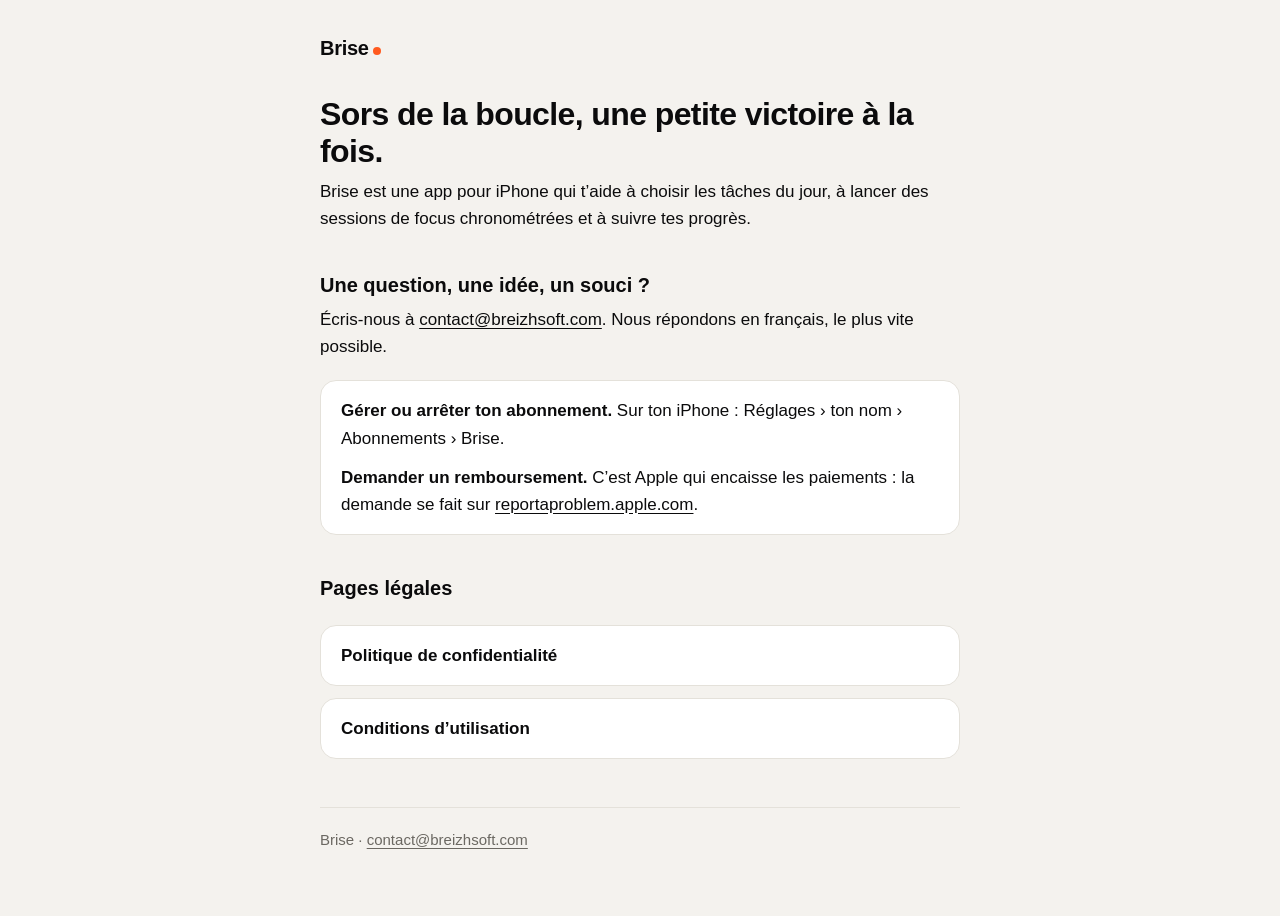
<file: index.html>
<!doctype html>
<html lang="fr">
<head>
<meta charset="utf-8">
<meta name="viewport" content="width=device-width, initial-scale=1">
<title>Brise — Aide et informations</title>
<meta name="description" content="Brise aide à sortir de la boucle de la procrastination, une petite victoire à la fois. Aide, contact et pages légales.">
<link rel="stylesheet" href="style.css">
</head>
<body>
<main>
  <a class="brand" href="./">Brise</a>
  <h1>Sors de la boucle, une petite victoire à la fois.</h1>
  <p>Brise est une app pour iPhone qui t’aide à choisir les tâches du jour, à lancer des sessions de focus chronométrées et à suivre tes progrès.</p>

  <h2>Une question, une idée, un souci ?</h2>
  <p>Écris-nous à <a href="mailto:contact@breizhsoft.com?subject=Brise">contact@breizhsoft.com</a>. Nous répondons en français, le plus vite possible.</p>
  <div class="card">
    <p><strong>Gérer ou arrêter ton abonnement.</strong> Sur ton iPhone : Réglages › ton nom › Abonnements › Brise.</p>
    <p><strong>Demander un remboursement.</strong> C’est Apple qui encaisse les paiements : la demande se fait sur <a href="https://reportaproblem.apple.com">reportaproblem.apple.com</a>.</p>
  </div>

  <h2>Pages légales</h2>
  <ul class="links">
    <li><a href="confidentialite.html">Politique de confidentialité</a></li>
    <li><a href="conditions.html">Conditions d’utilisation</a></li>
  </ul>

  <footer>Brise · <a href="mailto:contact@breizhsoft.com?subject=Brise">contact@breizhsoft.com</a></footer>
</main>
</body>
</html>
</file>
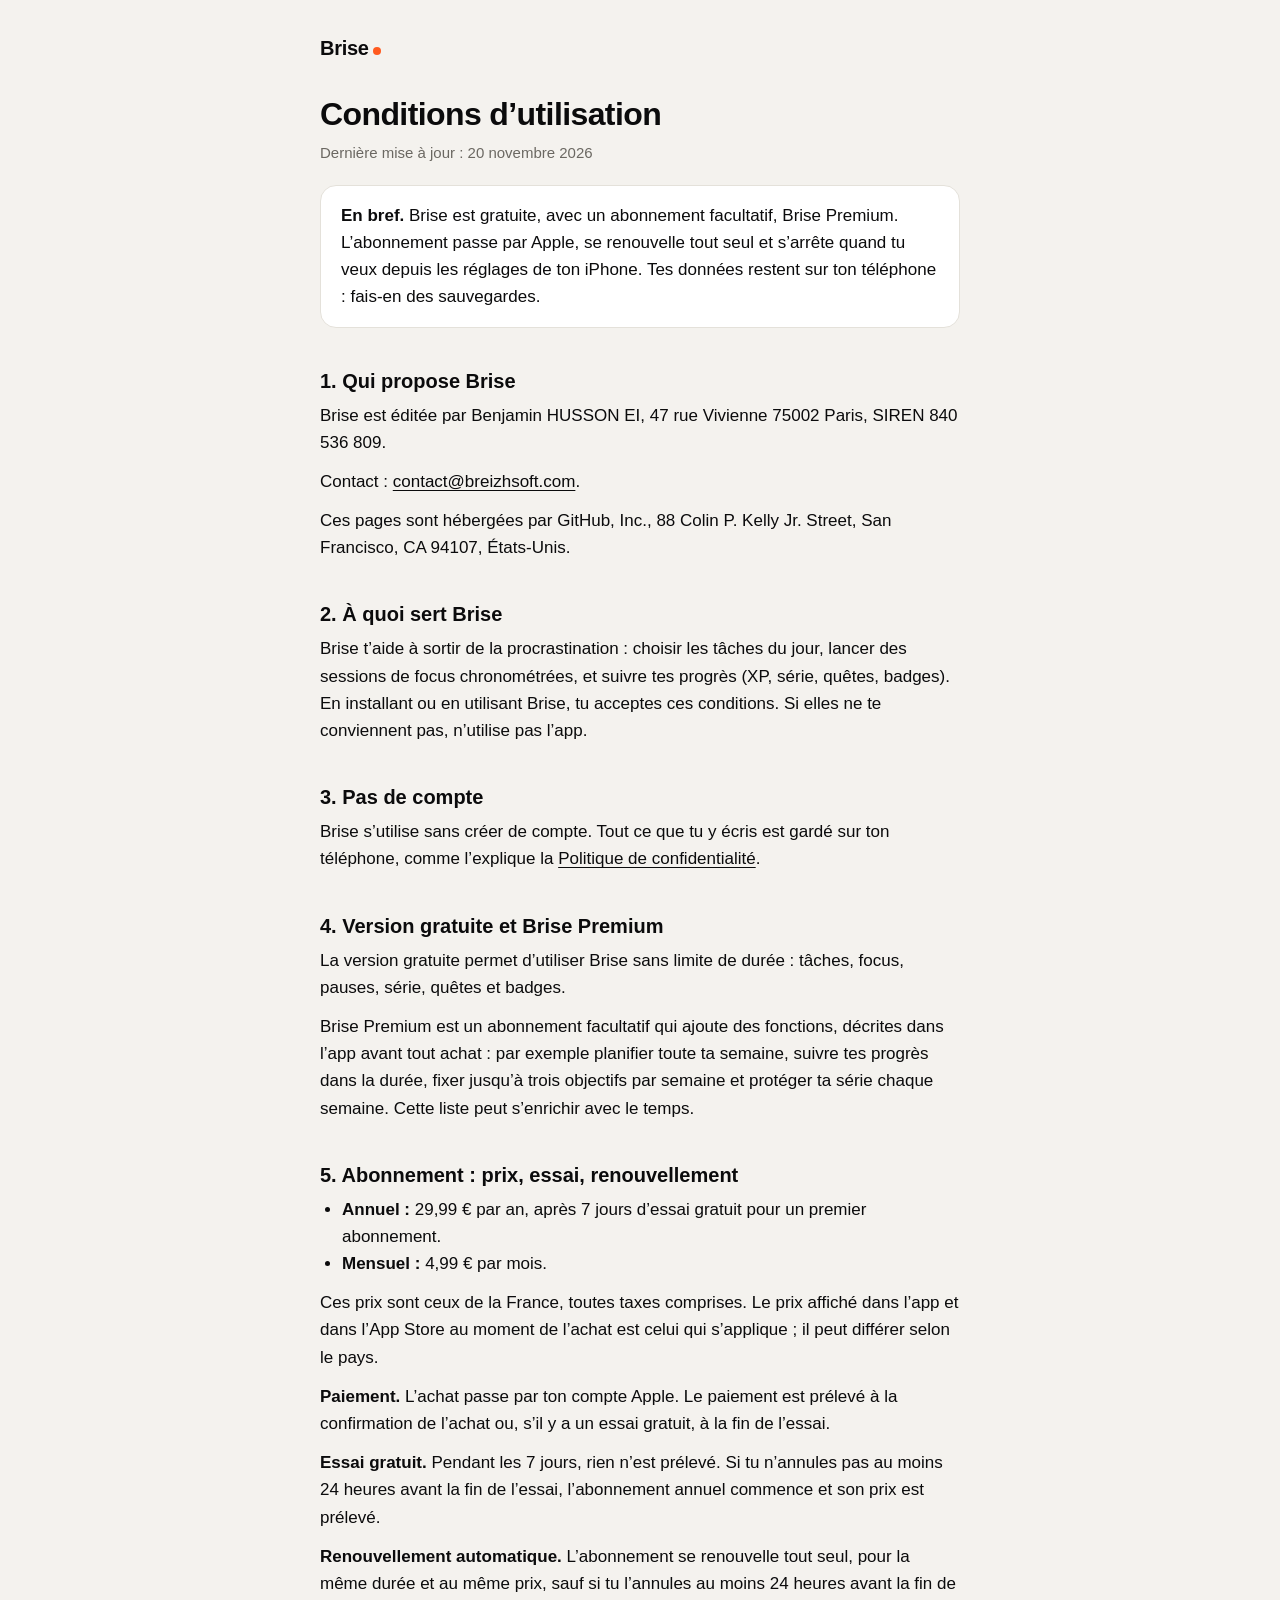
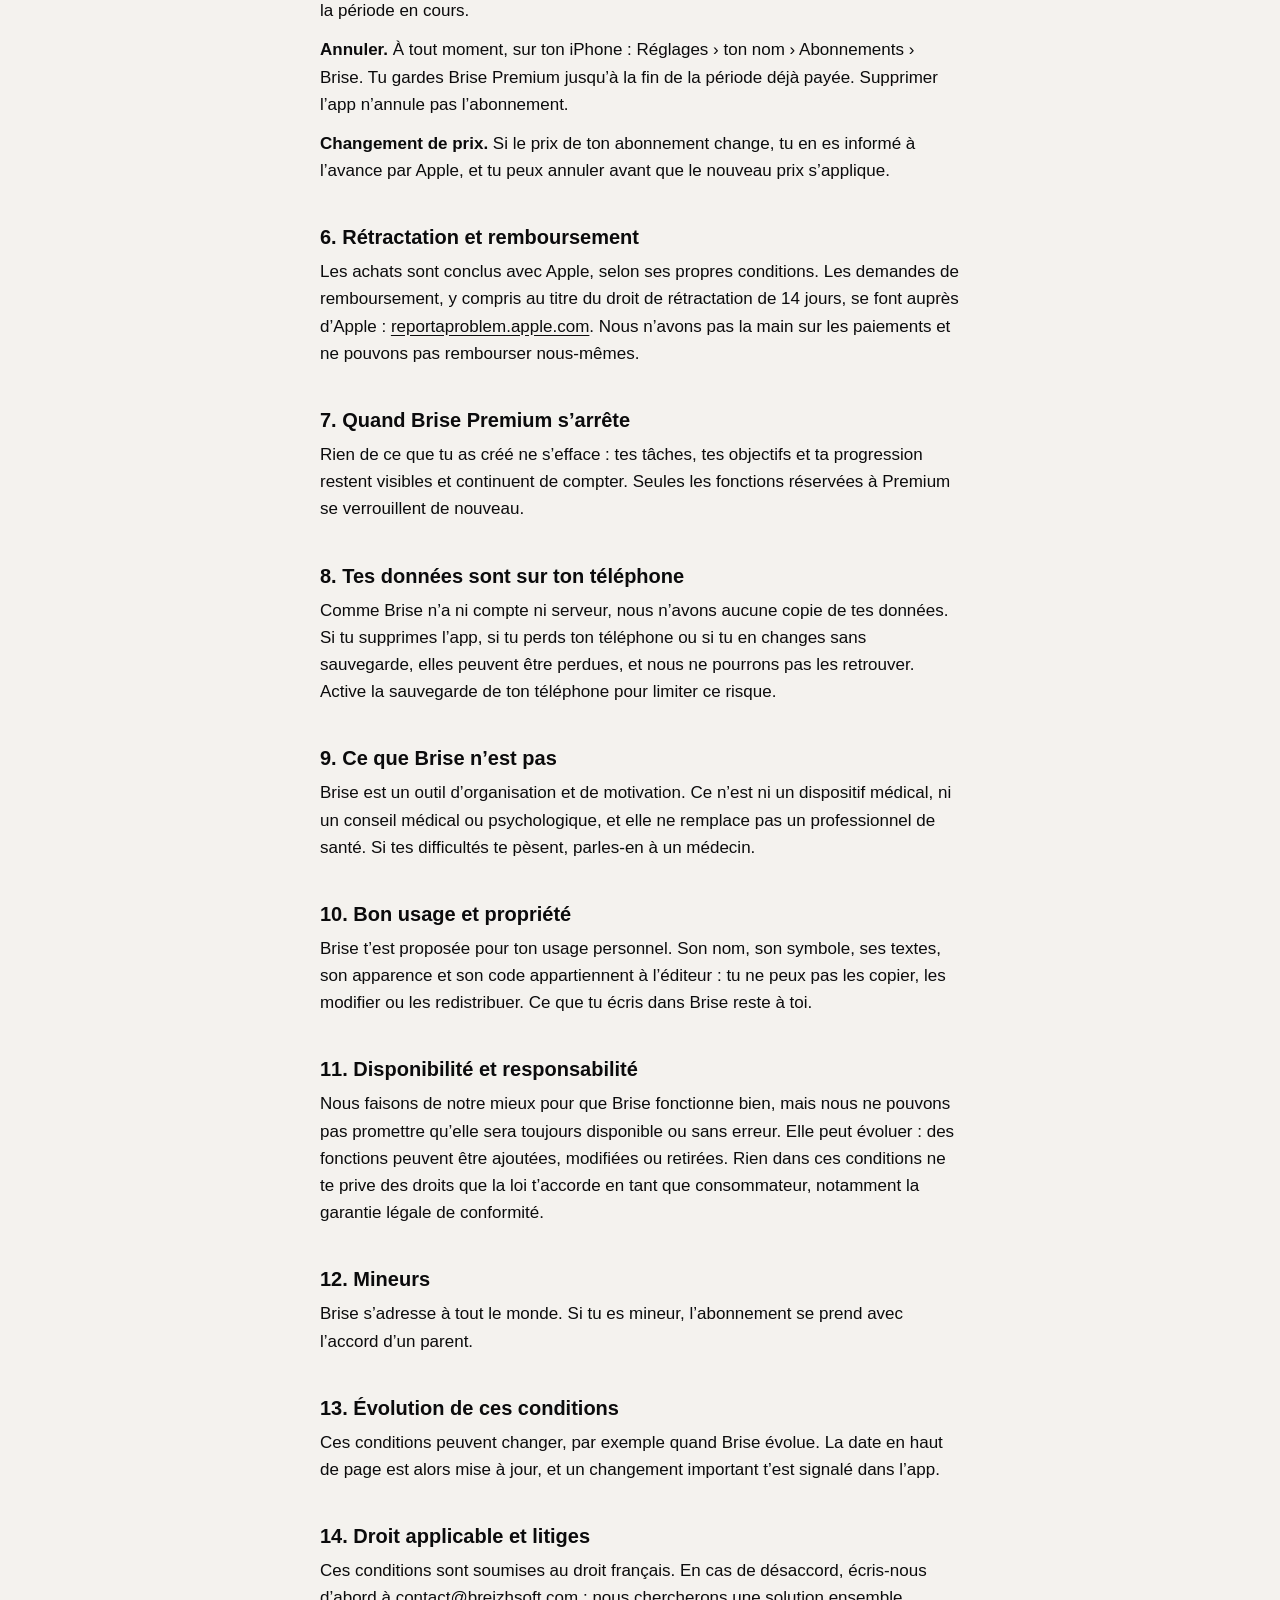
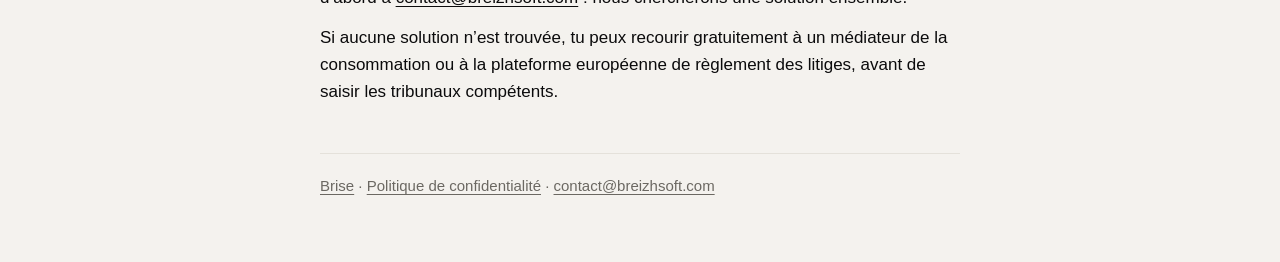
<file: conditions.html>
<!doctype html>
<html lang="fr">
<head>
<meta charset="utf-8">
<meta name="viewport" content="width=device-width, initial-scale=1">
<title>Brise — Conditions d’utilisation</title>
<meta name="description" content="Les règles d’utilisation de Brise et de l’abonnement Brise Premium.">
<link rel="stylesheet" href="style.css">
</head>
<body>
<main>
  <a class="brand" href="./">Brise</a>
  <h1>Conditions d’utilisation</h1>
  <p class="date">Dernière mise à jour : 20 novembre 2026</p>

  <div class="card">
    <p><strong>En bref.</strong> Brise est gratuite, avec un abonnement facultatif, Brise Premium. L’abonnement passe par Apple, se renouvelle tout seul et s’arrête quand tu veux depuis les réglages de ton iPhone. Tes données restent sur ton téléphone : fais-en des sauvegardes.</p>
  </div>

  <h2>1. Qui propose Brise</h2>
  <p>Brise est éditée par Benjamin HUSSON EI, 47 rue Vivienne 75002 Paris, SIREN 840 536 809.</p>
  <p>Contact : <a href="mailto:contact@breizhsoft.com?subject=Brise">contact@breizhsoft.com</a>.</p>
  <p>Ces pages sont hébergées par GitHub, Inc., 88 Colin P. Kelly Jr. Street, San Francisco, CA 94107, États-Unis.</p>

  <h2>2. À quoi sert Brise</h2>
  <p>Brise t’aide à sortir de la procrastination : choisir les tâches du jour, lancer des sessions de focus chronométrées, et suivre tes progrès (XP, série, quêtes, badges). En installant ou en utilisant Brise, tu acceptes ces conditions. Si elles ne te conviennent pas, n’utilise pas l’app.</p>

  <h2>3. Pas de compte</h2>
  <p>Brise s’utilise sans créer de compte. Tout ce que tu y écris est gardé sur ton téléphone, comme l’explique la <a href="confidentialite.html">Politique de confidentialité</a>.</p>

  <h2>4. Version gratuite et Brise Premium</h2>
  <p>La version gratuite permet d’utiliser Brise sans limite de durée : tâches, focus, pauses, série, quêtes et badges.</p>
  <p>Brise Premium est un abonnement facultatif qui ajoute des fonctions, décrites dans l’app avant tout achat : par exemple planifier toute ta semaine, suivre tes progrès dans la durée, fixer jusqu’à trois objectifs par semaine et protéger ta série chaque semaine. Cette liste peut s’enrichir avec le temps.</p>

  <h2>5. Abonnement : prix, essai, renouvellement</h2>
  <ul>
    <li><strong>Annuel :</strong> 29,99 € par an, après 7 jours d’essai gratuit pour un premier abonnement.</li>
    <li><strong>Mensuel :</strong> 4,99 € par mois.</li>
  </ul>
  <p>Ces prix sont ceux de la France, toutes taxes comprises. Le prix affiché dans l’app et dans l’App Store au moment de l’achat est celui qui s’applique ; il peut différer selon le pays.</p>
  <p><strong>Paiement.</strong> L’achat passe par ton compte Apple. Le paiement est prélevé à la confirmation de l’achat ou, s’il y a un essai gratuit, à la fin de l’essai.</p>
  <p><strong>Essai gratuit.</strong> Pendant les 7 jours, rien n’est prélevé. Si tu n’annules pas au moins 24 heures avant la fin de l’essai, l’abonnement annuel commence et son prix est prélevé.</p>
  <p><strong>Renouvellement automatique.</strong> L’abonnement se renouvelle tout seul, pour la même durée et au même prix, sauf si tu l’annules au moins 24 heures avant la fin de la période en cours.</p>
  <p><strong>Annuler.</strong> À tout moment, sur ton iPhone : Réglages › ton nom › Abonnements › Brise. Tu gardes Brise Premium jusqu’à la fin de la période déjà payée. Supprimer l’app n’annule pas l’abonnement.</p>
  <p><strong>Changement de prix.</strong> Si le prix de ton abonnement change, tu en es informé à l’avance par Apple, et tu peux annuler avant que le nouveau prix s’applique.</p>

  <h2>6. Rétractation et remboursement</h2>
  <p>Les achats sont conclus avec Apple, selon ses propres conditions. Les demandes de remboursement, y compris au titre du droit de rétractation de 14 jours, se font auprès d’Apple : <a href="https://reportaproblem.apple.com">reportaproblem.apple.com</a>. Nous n’avons pas la main sur les paiements et ne pouvons pas rembourser nous-mêmes.</p>

  <h2>7. Quand Brise Premium s’arrête</h2>
  <p>Rien de ce que tu as créé ne s’efface : tes tâches, tes objectifs et ta progression restent visibles et continuent de compter. Seules les fonctions réservées à Premium se verrouillent de nouveau.</p>

  <h2>8. Tes données sont sur ton téléphone</h2>
  <p>Comme Brise n’a ni compte ni serveur, nous n’avons aucune copie de tes données. Si tu supprimes l’app, si tu perds ton téléphone ou si tu en changes sans sauvegarde, elles peuvent être perdues, et nous ne pourrons pas les retrouver. Active la sauvegarde de ton téléphone pour limiter ce risque.</p>

  <h2>9. Ce que Brise n’est pas</h2>
  <p>Brise est un outil d’organisation et de motivation. Ce n’est ni un dispositif médical, ni un conseil médical ou psychologique, et elle ne remplace pas un professionnel de santé. Si tes difficultés te pèsent, parles-en à un médecin.</p>

  <h2>10. Bon usage et propriété</h2>
  <p>Brise t’est proposée pour ton usage personnel. Son nom, son symbole, ses textes, son apparence et son code appartiennent à l’éditeur : tu ne peux pas les copier, les modifier ou les redistribuer. Ce que tu écris dans Brise reste à toi.</p>

  <h2>11. Disponibilité et responsabilité</h2>
  <p>Nous faisons de notre mieux pour que Brise fonctionne bien, mais nous ne pouvons pas promettre qu’elle sera toujours disponible ou sans erreur. Elle peut évoluer : des fonctions peuvent être ajoutées, modifiées ou retirées. Rien dans ces conditions ne te prive des droits que la loi t’accorde en tant que consommateur, notamment la garantie légale de conformité.</p>

  <h2>12. Mineurs</h2>
  <p>Brise s’adresse à tout le monde. Si tu es mineur, l’abonnement se prend avec l’accord d’un parent.</p>

  <h2>13. Évolution de ces conditions</h2>
  <p>Ces conditions peuvent changer, par exemple quand Brise évolue. La date en haut de page est alors mise à jour, et un changement important t’est signalé dans l’app.</p>

  <h2>14. Droit applicable et litiges</h2>
  <p>Ces conditions sont soumises au droit français. En cas de désaccord, écris-nous d’abord à <a href="mailto:contact@breizhsoft.com?subject=Brise">contact@breizhsoft.com</a> : nous chercherons une solution ensemble.</p>
  <p>Si aucune solution n’est trouvée, tu peux recourir gratuitement à un médiateur de la consommation ou à la plateforme européenne de règlement des litiges, avant de saisir les tribunaux compétents.</p>

  <footer><a href="./">Brise</a> · <a href="confidentialite.html">Politique de confidentialité</a> · <a href="mailto:contact@breizhsoft.com?subject=Brise">contact@breizhsoft.com</a></footer>
</main>
</body>
</html>
</file>
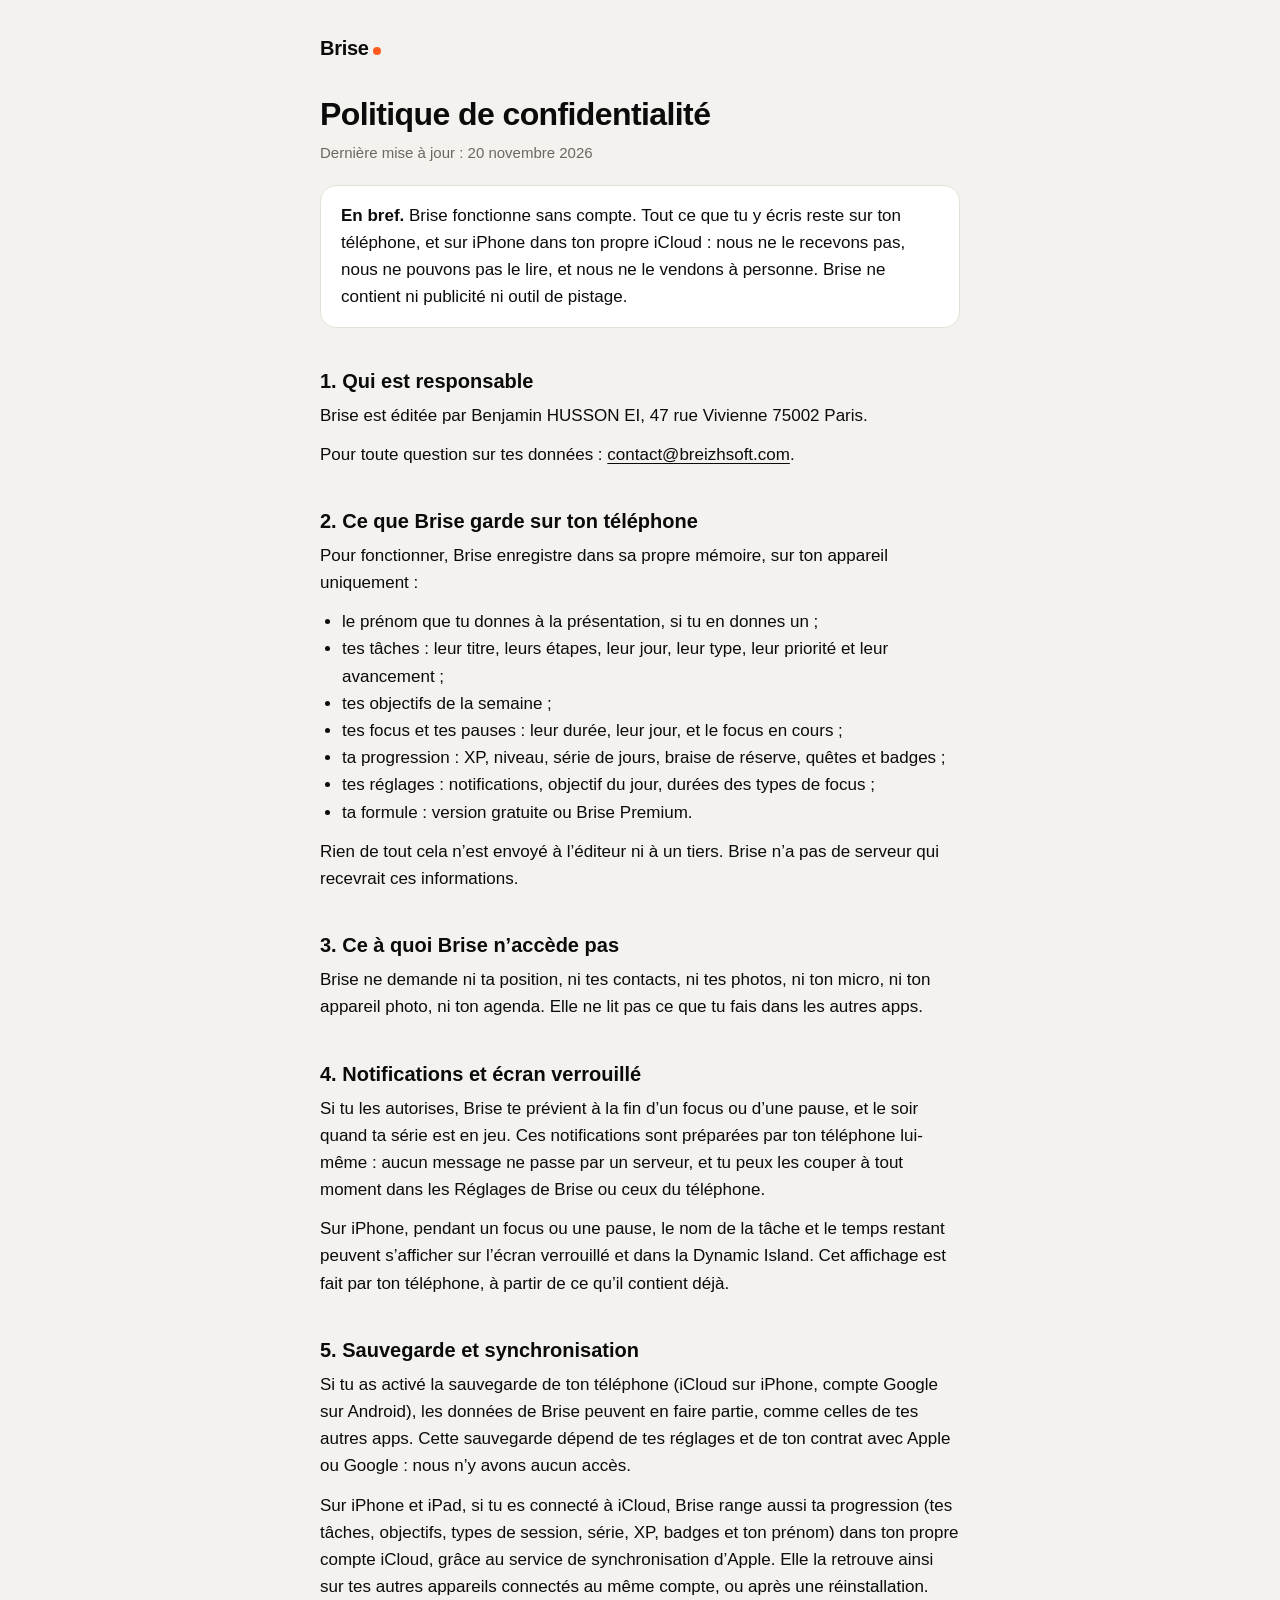
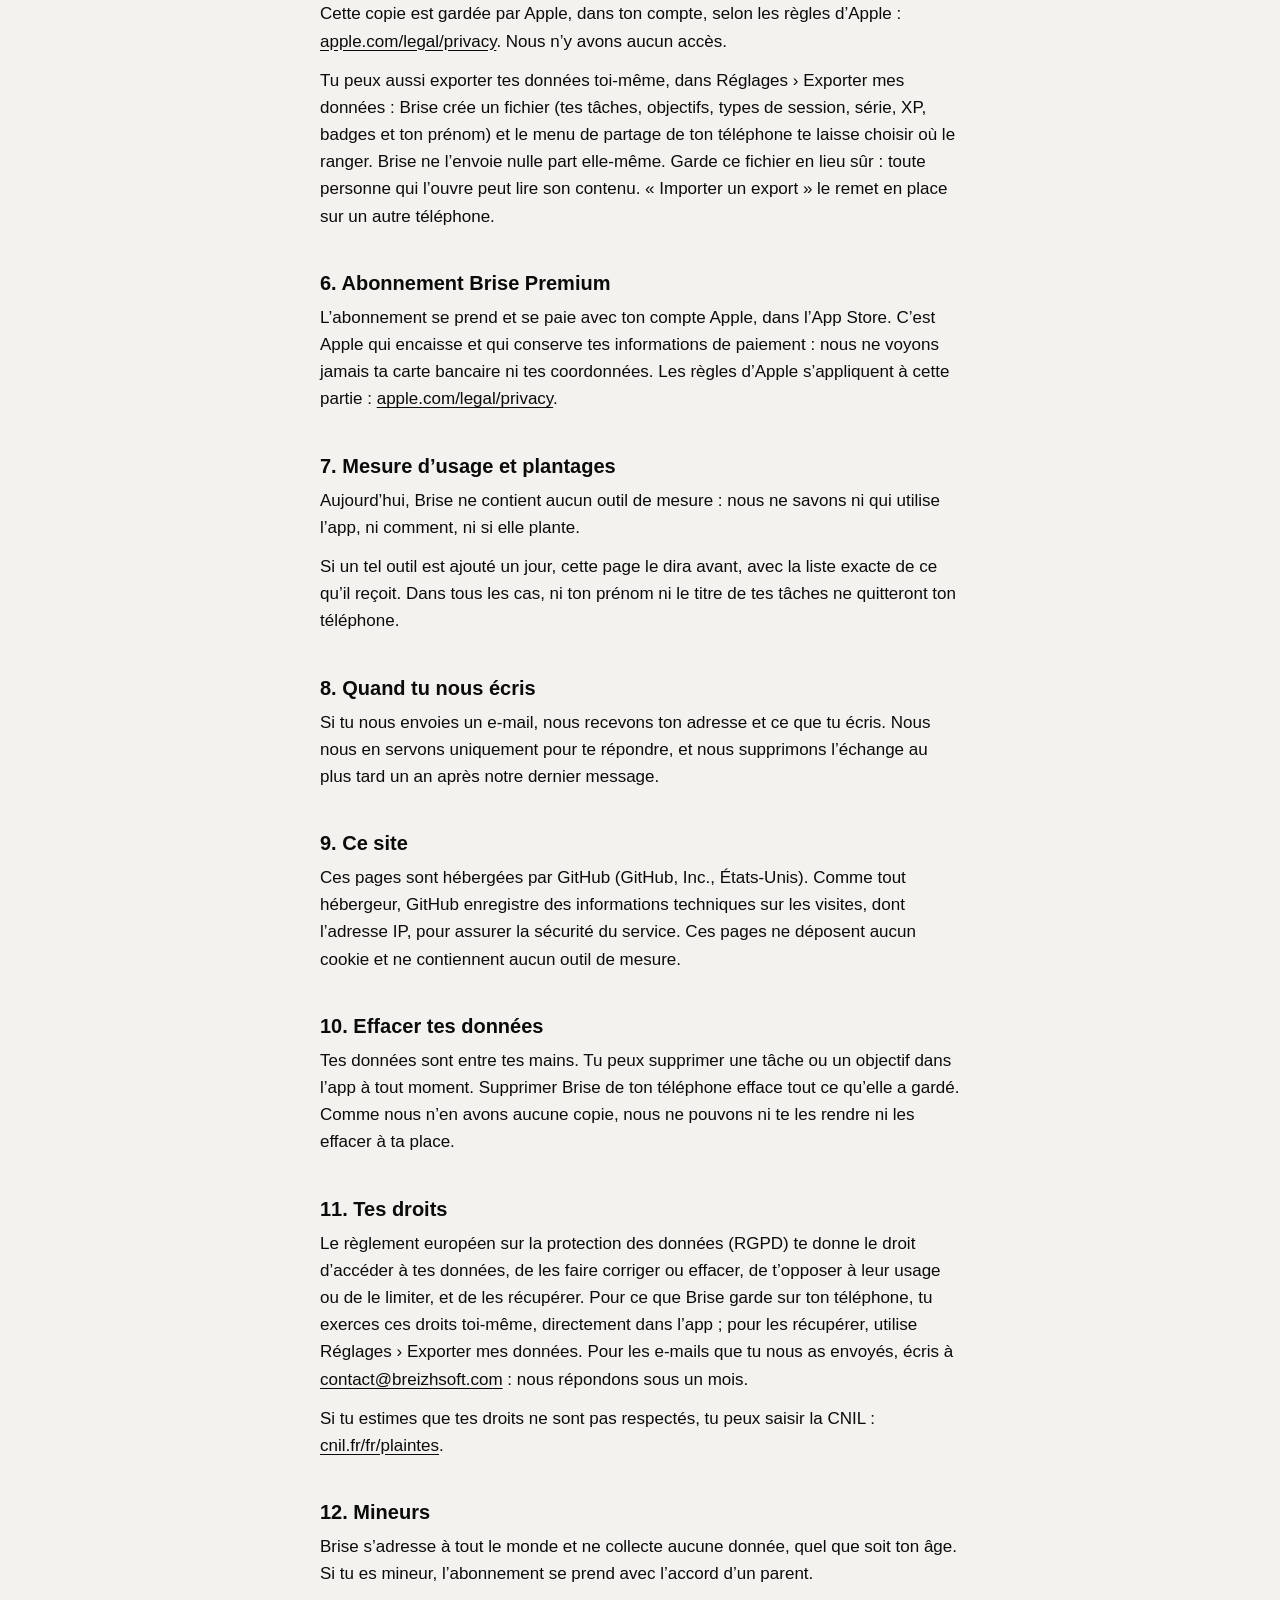
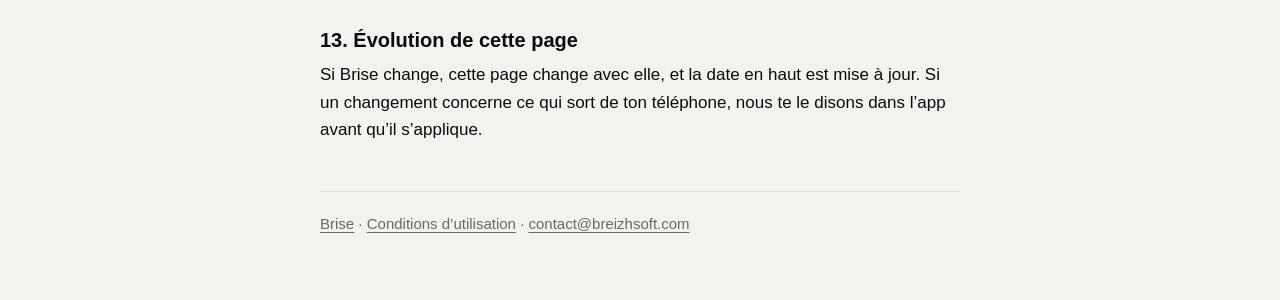
<file: confidentialite.html>
<!doctype html>
<html lang="fr">
<head>
<meta charset="utf-8">
<meta name="viewport" content="width=device-width, initial-scale=1">
<title>Brise — Politique de confidentialité</title>
<meta name="description" content="Ce que Brise garde sur ton téléphone, et ce qui en sort : rien.">
<link rel="stylesheet" href="style.css">
</head>
<body>
<main>
  <a class="brand" href="./">Brise</a>
  <h1>Politique de confidentialité</h1>
  <p class="date">Dernière mise à jour : 20 novembre 2026</p>

  <div class="card">
    <p><strong>En bref.</strong> Brise fonctionne sans compte. Tout ce que tu y écris reste sur ton téléphone, et sur iPhone dans ton propre iCloud : nous ne le recevons pas, nous ne pouvons pas le lire, et nous ne le vendons à personne. Brise ne contient ni publicité ni outil de pistage.</p>
  </div>

  <h2>1. Qui est responsable</h2>
  <p>Brise est éditée par Benjamin HUSSON EI, 47 rue Vivienne 75002 Paris.</p>
  <p>Pour toute question sur tes données : <a href="mailto:contact@breizhsoft.com?subject=Brise">contact@breizhsoft.com</a>.</p>

  <h2>2. Ce que Brise garde sur ton téléphone</h2>
  <p>Pour fonctionner, Brise enregistre dans sa propre mémoire, sur ton appareil uniquement :</p>
  <ul>
    <li>le prénom que tu donnes à la présentation, si tu en donnes un ;</li>
    <li>tes tâches : leur titre, leurs étapes, leur jour, leur type, leur priorité et leur avancement ;</li>
    <li>tes objectifs de la semaine ;</li>
    <li>tes focus et tes pauses : leur durée, leur jour, et le focus en cours ;</li>
    <li>ta progression : XP, niveau, série de jours, braise de réserve, quêtes et badges ;</li>
    <li>tes réglages : notifications, objectif du jour, durées des types de focus ;</li>
    <li>ta formule : version gratuite ou Brise Premium.</li>
  </ul>
  <p>Rien de tout cela n’est envoyé à l’éditeur ni à un tiers. Brise n’a pas de serveur qui recevrait ces informations.</p>

  <h2>3. Ce à quoi Brise n’accède pas</h2>
  <p>Brise ne demande ni ta position, ni tes contacts, ni tes photos, ni ton micro, ni ton appareil photo, ni ton agenda. Elle ne lit pas ce que tu fais dans les autres apps.</p>

  <h2>4. Notifications et écran verrouillé</h2>
  <p>Si tu les autorises, Brise te prévient à la fin d’un focus ou d’une pause, et le soir quand ta série est en jeu. Ces notifications sont préparées par ton téléphone lui-même : aucun message ne passe par un serveur, et tu peux les couper à tout moment dans les Réglages de Brise ou ceux du téléphone.</p>
  <p>Sur iPhone, pendant un focus ou une pause, le nom de la tâche et le temps restant peuvent s’afficher sur l’écran verrouillé et dans la Dynamic Island. Cet affichage est fait par ton téléphone, à partir de ce qu’il contient déjà.</p>

  <h2>5. Sauvegarde et synchronisation</h2>
  <p>Si tu as activé la sauvegarde de ton téléphone (iCloud sur iPhone, compte Google sur Android), les données de Brise peuvent en faire partie, comme celles de tes autres apps. Cette sauvegarde dépend de tes réglages et de ton contrat avec Apple ou Google : nous n’y avons aucun accès.</p>
  <p>Sur iPhone et iPad, si tu es connecté à iCloud, Brise range aussi ta progression (tes tâches, objectifs, types de session, série, XP, badges et ton prénom) dans ton propre compte iCloud, grâce au service de synchronisation d’Apple. Elle la retrouve ainsi sur tes autres appareils connectés au même compte, ou après une réinstallation. Cette copie est gardée par Apple, dans ton compte, selon les règles d’Apple : <a href="https://www.apple.com/legal/privacy/fr-ww/">apple.com/legal/privacy</a>. Nous n’y avons aucun accès.</p>
  <p>Tu peux aussi exporter tes données toi-même, dans Réglages › Exporter mes données : Brise crée un fichier (tes tâches, objectifs, types de session, série, XP, badges et ton prénom) et le menu de partage de ton téléphone te laisse choisir où le ranger. Brise ne l’envoie nulle part elle-même. Garde ce fichier en lieu sûr : toute personne qui l’ouvre peut lire son contenu. « Importer un export » le remet en place sur un autre téléphone.</p>

  <h2>6. Abonnement Brise Premium</h2>
  <p>L’abonnement se prend et se paie avec ton compte Apple, dans l’App Store. C’est Apple qui encaisse et qui conserve tes informations de paiement : nous ne voyons jamais ta carte bancaire ni tes coordonnées. Les règles d’Apple s’appliquent à cette partie : <a href="https://www.apple.com/legal/privacy/fr-ww/">apple.com/legal/privacy</a>.</p>
  <!--
    BLOC A18 (paiement avec RevenueCat) : quand il est en place, ajouter ici le paragraphe ci-dessous
    et vérifier chaque mot avec ce que l'outil reçoit réellement.

  <p>Pour savoir si ton abonnement est actif, Brise fait appel à RevenueCat (RevenueCat, Inc., États-Unis). Ce service reçoit un identifiant anonyme créé pour l’app, la formule choisie, les dates et l’état de l’abonnement, ainsi que le pays de ton App Store. Il ne reçoit ni ton prénom, ni tes tâches, ni tes informations de paiement. Sa politique : <a href="https://www.revenuecat.com/privacy">revenuecat.com/privacy</a>.</p>
  -->

  <h2>7. Mesure d’usage et plantages</h2>
  <p>Aujourd’hui, Brise ne contient aucun outil de mesure : nous ne savons ni qui utilise l’app, ni comment, ni si elle plante.</p>
  <p>Si un tel outil est ajouté un jour, cette page le dira avant, avec la liste exacte de ce qu’il reçoit. Dans tous les cas, ni ton prénom ni le titre de tes tâches ne quitteront ton téléphone.</p>
  <!--
    BLOC A21 (mesure du parcours et des plantages) : quand il est en place, remplacer les deux
    paragraphes ci-dessus par le nom de l'outil, son éditeur et son pays, la liste de ce qu'il reçoit
    (écrans vus, focus lancés et terminés, plantages, modèle de téléphone…), la durée de conservation,
    et la façon de refuser.
  -->

  <h2>8. Quand tu nous écris</h2>
  <p>Si tu nous envoies un e-mail, nous recevons ton adresse et ce que tu écris. Nous nous en servons uniquement pour te répondre, et nous supprimons l’échange au plus tard un an après notre dernier message.</p>

  <h2>9. Ce site</h2>
  <p>Ces pages sont hébergées par GitHub (GitHub, Inc., États-Unis). Comme tout hébergeur, GitHub enregistre des informations techniques sur les visites, dont l’adresse IP, pour assurer la sécurité du service. Ces pages ne déposent aucun cookie et ne contiennent aucun outil de mesure.</p>

  <h2>10. Effacer tes données</h2>
  <p>Tes données sont entre tes mains. Tu peux supprimer une tâche ou un objectif dans l’app à tout moment. Supprimer Brise de ton téléphone efface tout ce qu’elle a gardé. Comme nous n’en avons aucune copie, nous ne pouvons ni te les rendre ni les effacer à ta place.</p>

  <h2>11. Tes droits</h2>
  <p>Le règlement européen sur la protection des données (RGPD) te donne le droit d’accéder à tes données, de les faire corriger ou effacer, de t’opposer à leur usage ou de le limiter, et de les récupérer. Pour ce que Brise garde sur ton téléphone, tu exerces ces droits toi-même, directement dans l’app ; pour les récupérer, utilise Réglages › Exporter mes données. Pour les e-mails que tu nous as envoyés, écris à <a href="mailto:contact@breizhsoft.com?subject=Brise">contact@breizhsoft.com</a> : nous répondons sous un mois.</p>
  <p>Si tu estimes que tes droits ne sont pas respectés, tu peux saisir la CNIL : <a href="https://www.cnil.fr/fr/plaintes">cnil.fr/fr/plaintes</a>.</p>

  <h2>12. Mineurs</h2>
  <p>Brise s’adresse à tout le monde et ne collecte aucune donnée, quel que soit ton âge. Si tu es mineur, l’abonnement se prend avec l’accord d’un parent.</p>

  <h2>13. Évolution de cette page</h2>
  <p>Si Brise change, cette page change avec elle, et la date en haut est mise à jour. Si un changement concerne ce qui sort de ton téléphone, nous te le disons dans l’app avant qu’il s’applique.</p>

  <footer><a href="./">Brise</a> · <a href="conditions.html">Conditions d’utilisation</a> · <a href="mailto:contact@breizhsoft.com?subject=Brise">contact@breizhsoft.com</a></footer>
</main>
</body>
</html>
</file>
<file: style.css>
/* Pages web de Brise : mêmes couleurs que l'app. */
:root { --paper: #F4F2EE; --surface: #FFFFFF; --ink: #0B0B0C; --graphite: #6B6862; --line: #E4E1DA; --ember: #FF5A1F; }
* { box-sizing: border-box; }
html { -webkit-text-size-adjust: 100%; }
body { margin: 0; background: var(--paper); color: var(--ink); font: 17px/1.6 -apple-system, BlinkMacSystemFont, "Segoe UI", Roboto, Helvetica, Arial, sans-serif; }
main { max-width: 680px; margin: 0 auto; padding: 32px 20px 64px; }
.brand { display: inline-block; font-weight: 700; font-size: 20px; letter-spacing: -0.3px; color: var(--ink); text-decoration: none; }
.brand::after { content: ""; display: inline-block; width: 8px; height: 8px; margin-left: 4px; border-radius: 50%; background: var(--ember); }
h1 { font-size: 32px; line-height: 1.15; letter-spacing: -0.6px; margin: 32px 0 8px; }
h2 { font-size: 20px; line-height: 1.3; margin: 40px 0 8px; }
p, ul { margin: 0 0 12px; }
ul { padding-left: 22px; }
a { color: var(--ink); text-underline-offset: 3px; }
.date { color: var(--graphite); font-size: 15px; }
.card { background: var(--surface); border: 1px solid var(--line); border-radius: 16px; padding: 16px 20px; margin: 20px 0; }
.card p:last-child, .card ul:last-child { margin-bottom: 0; }
.links { list-style: none; padding: 0; margin: 24px 0; }
.links li { margin-bottom: 12px; }
.links a { display: block; background: var(--surface); border: 1px solid var(--line); border-radius: 16px; padding: 16px 20px; text-decoration: none; font-weight: 600; }
footer { margin-top: 48px; padding-top: 20px; border-top: 1px solid var(--line); color: var(--graphite); font-size: 15px; }
footer a { color: var(--graphite); }
/* Ce qu'il reste à remplir avant la mise en ligne : impossible à manquer. */
.todo { background: #FFE08A; color: var(--ink); font-weight: 700; padding: 1px 6px; border-radius: 4px; }
</file>
